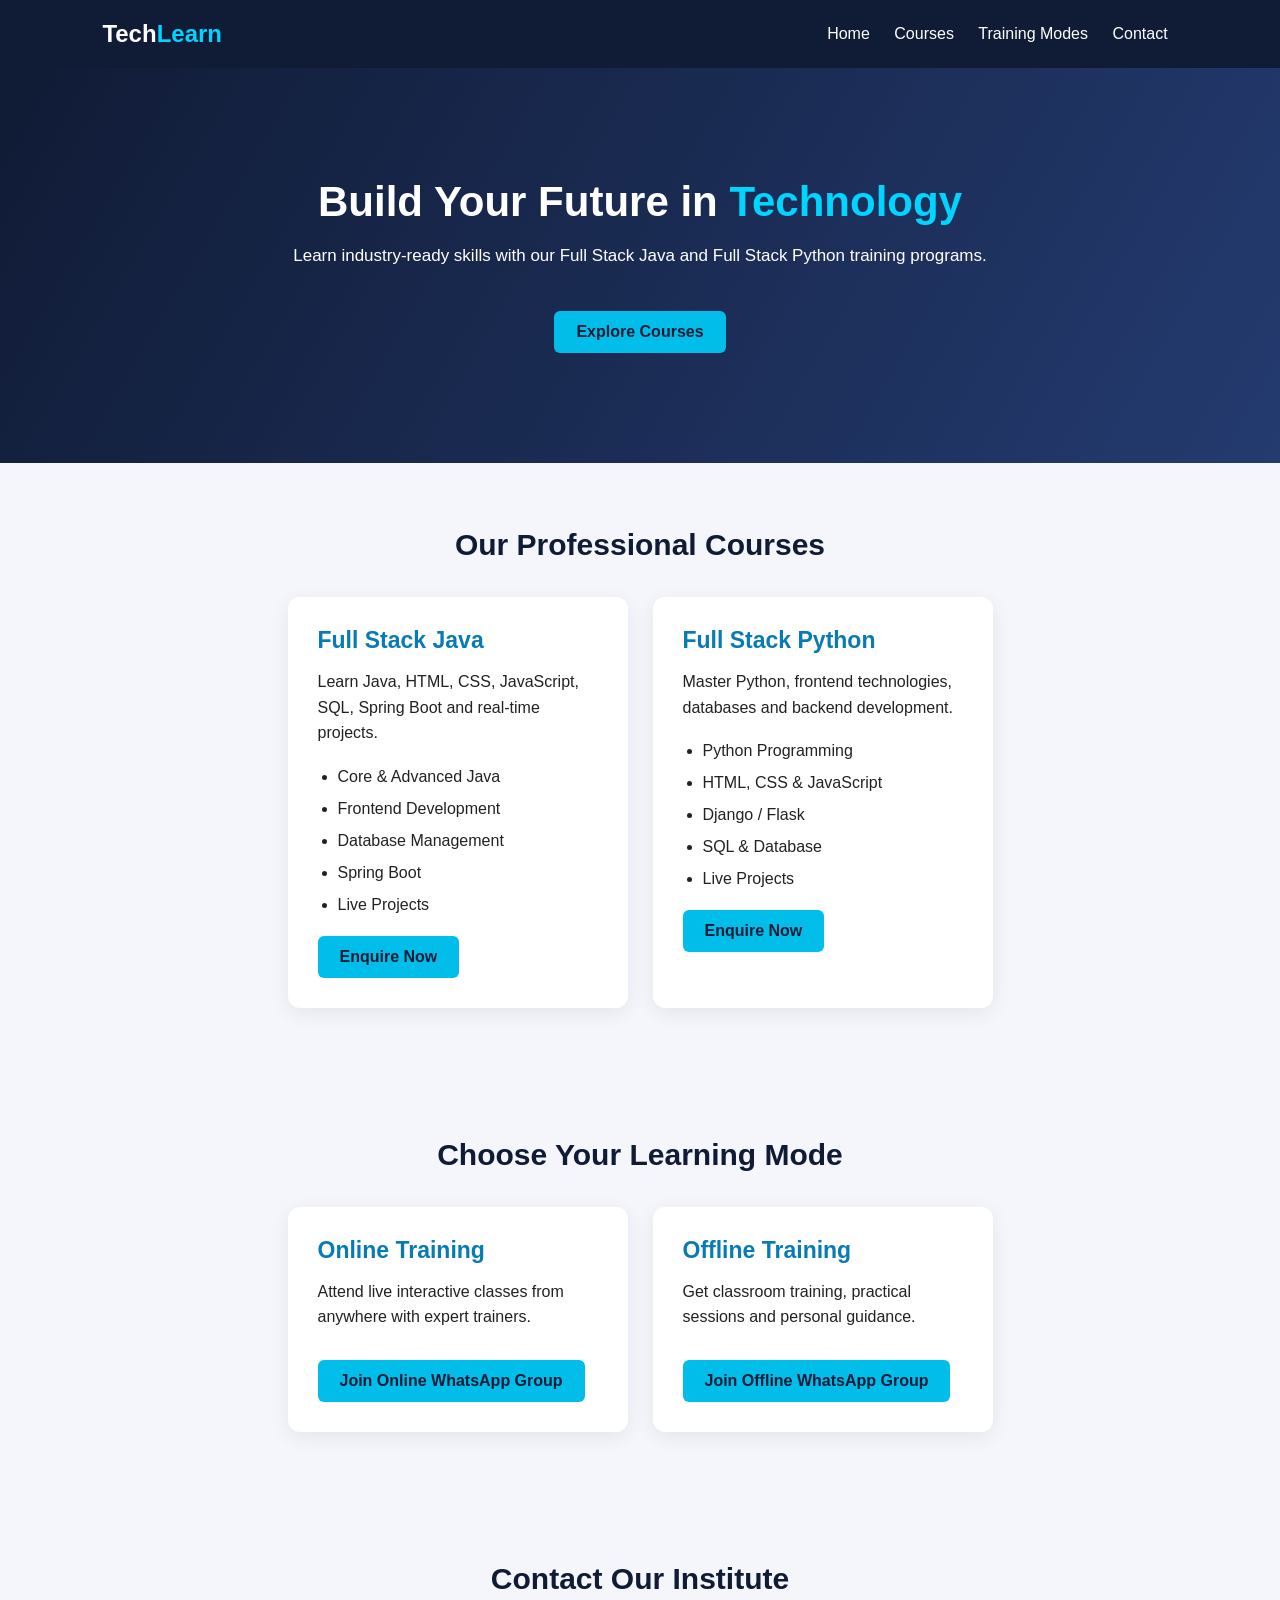
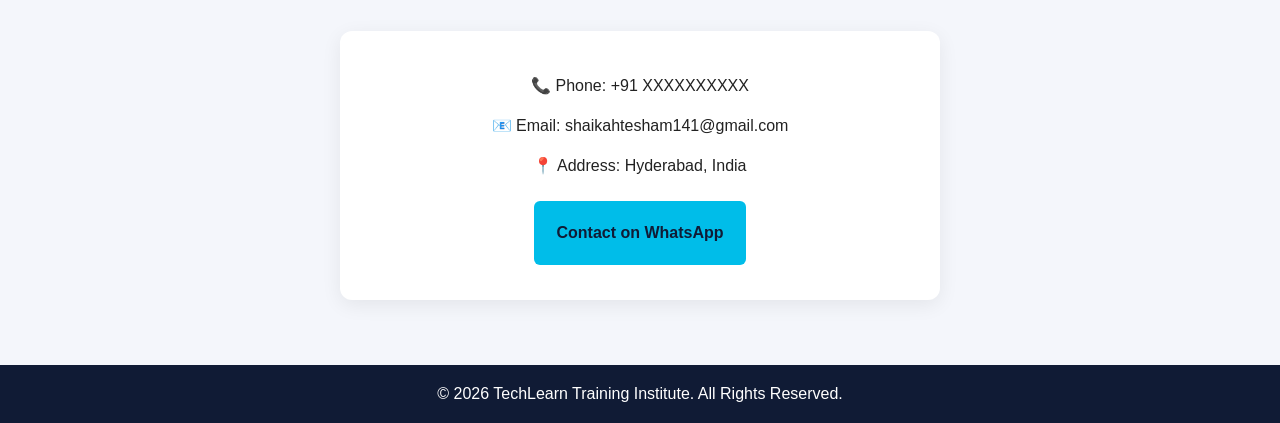
<file: index.html>
<!DOCTYPE html>
<html lang="en">
<head>
  <meta charset="UTF-8">
  <meta name="viewport" content="width=device-width, initial-scale=1.0">
  <title>TechLearn | Training Institute</title>
  <link rel="stylesheet" href="style.css">
</head>
<body>

<header>
  <h2>Tech<span>Learn</span></h2>
  <nav>
    <a href="#home">Home</a>
    <a href="#courses">Courses</a>
    <a href="#modes">Training Modes</a>
    <a href="#contact">Contact</a>
  </nav>
</header>

<section class="hero" id="home">
  <h1>Build Your Future in <span>Technology</span></h1>
  <p>Learn industry-ready skills with our Full Stack Java
     and Full Stack Python training programs.</p>
  <a href="#courses" class="btn">Explore Courses</a>
</section>

<section id="courses">
  <h2>Our Professional Courses</h2>
  <div class="container">

    <div class="card">
      <h3>Full Stack Java</h3>
      <p>Learn Java, HTML, CSS, JavaScript, SQL,
         Spring Boot and real-time projects.</p>
      <ul>
        <li>Core & Advanced Java</li>
        <li>Frontend Development</li>
        <li>Database Management</li>
        <li>Spring Boot</li>
        <li>Live Projects</li>
      </ul>
      <a href="#contact" class="btn">Enquire Now</a>
    </div>

    <div class="card">
      <h3>Full Stack Python</h3>
      <p>Master Python, frontend technologies,
         databases and backend development.</p>
      <ul>
        <li>Python Programming</li>
        <li>HTML, CSS & JavaScript</li>
        <li>Django / Flask</li>
        <li>SQL & Database</li>
        <li>Live Projects</li>
      </ul>
      <a href="#contact" class="btn">Enquire Now</a>
    </div>

  </div>
</section>

<section id="modes">
  <h2>Choose Your Learning Mode</h2>
  <div class="container">

    <div class="card">
      <h3>Online Training</h3>
      <p>Attend live interactive classes from
         anywhere with expert trainers.</p>
      <a href="WHATSAPP_ONLINE_LINK" class="btn">
        Join Online WhatsApp Group
      </a>
    </div>

    <div class="card">
      <h3>Offline Training</h3>
      <p>Get classroom training, practical sessions
         and personal guidance.</p>
      <a href="WHATSAPP_OFFLINE_LINK" class="btn">
        Join Offline WhatsApp Group
      </a>
    </div>

  </div>
</section>

<section id="contact">
  <h2>Contact Our Institute</h2>
  <div class="contact">
    <p>📞 Phone: +91 XXXXXXXXXX</p>
    <p>📧 Email: shaikahtesham141@gmail.com</p>
    <p>📍 Address: Hyderabad, India</p>
    <a href="https://wa.me/91XXXXXXXXXX" class="btn">
      Contact on WhatsApp
    </a>
  </div>
</section>

<footer>
  <p>© 2026 TechLearn Training Institute.
     All Rights Reserved.</p>
</footer>

<script src="script.js"></script>
</body>
</html>
</file>
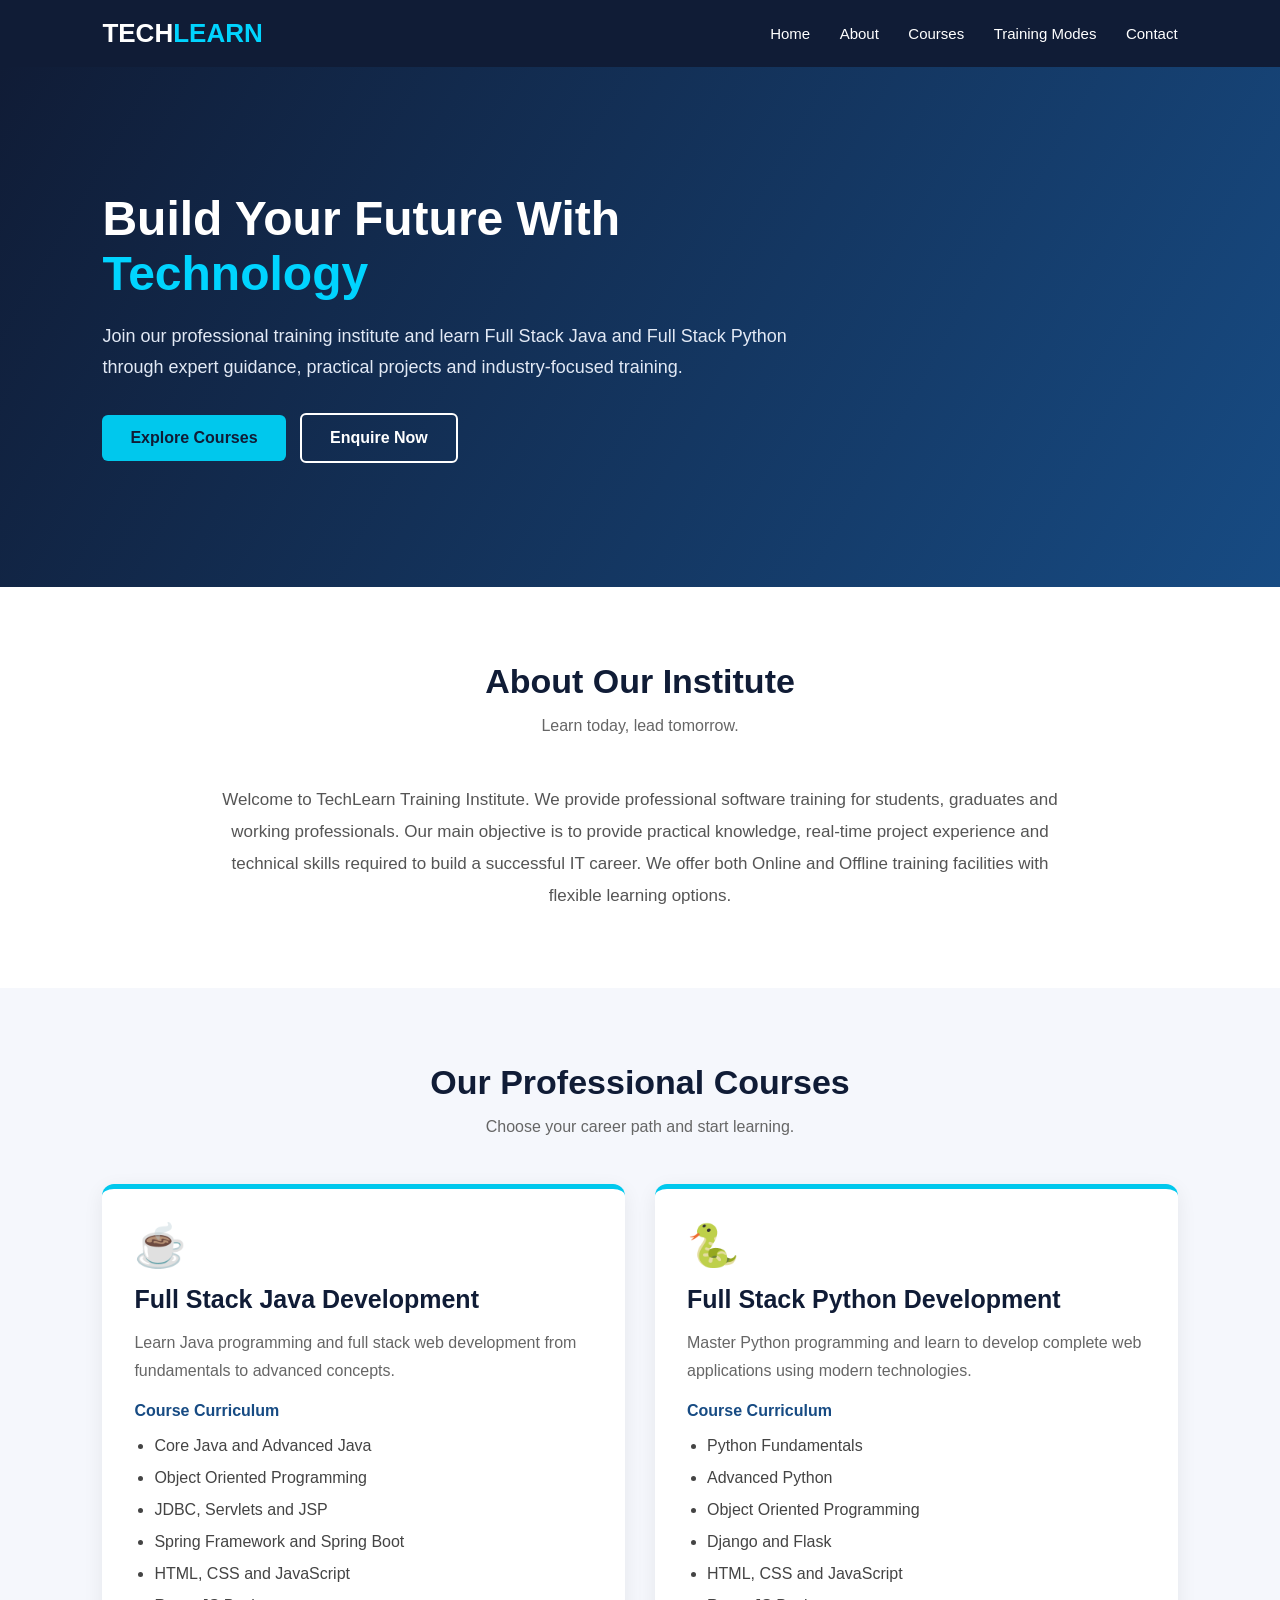
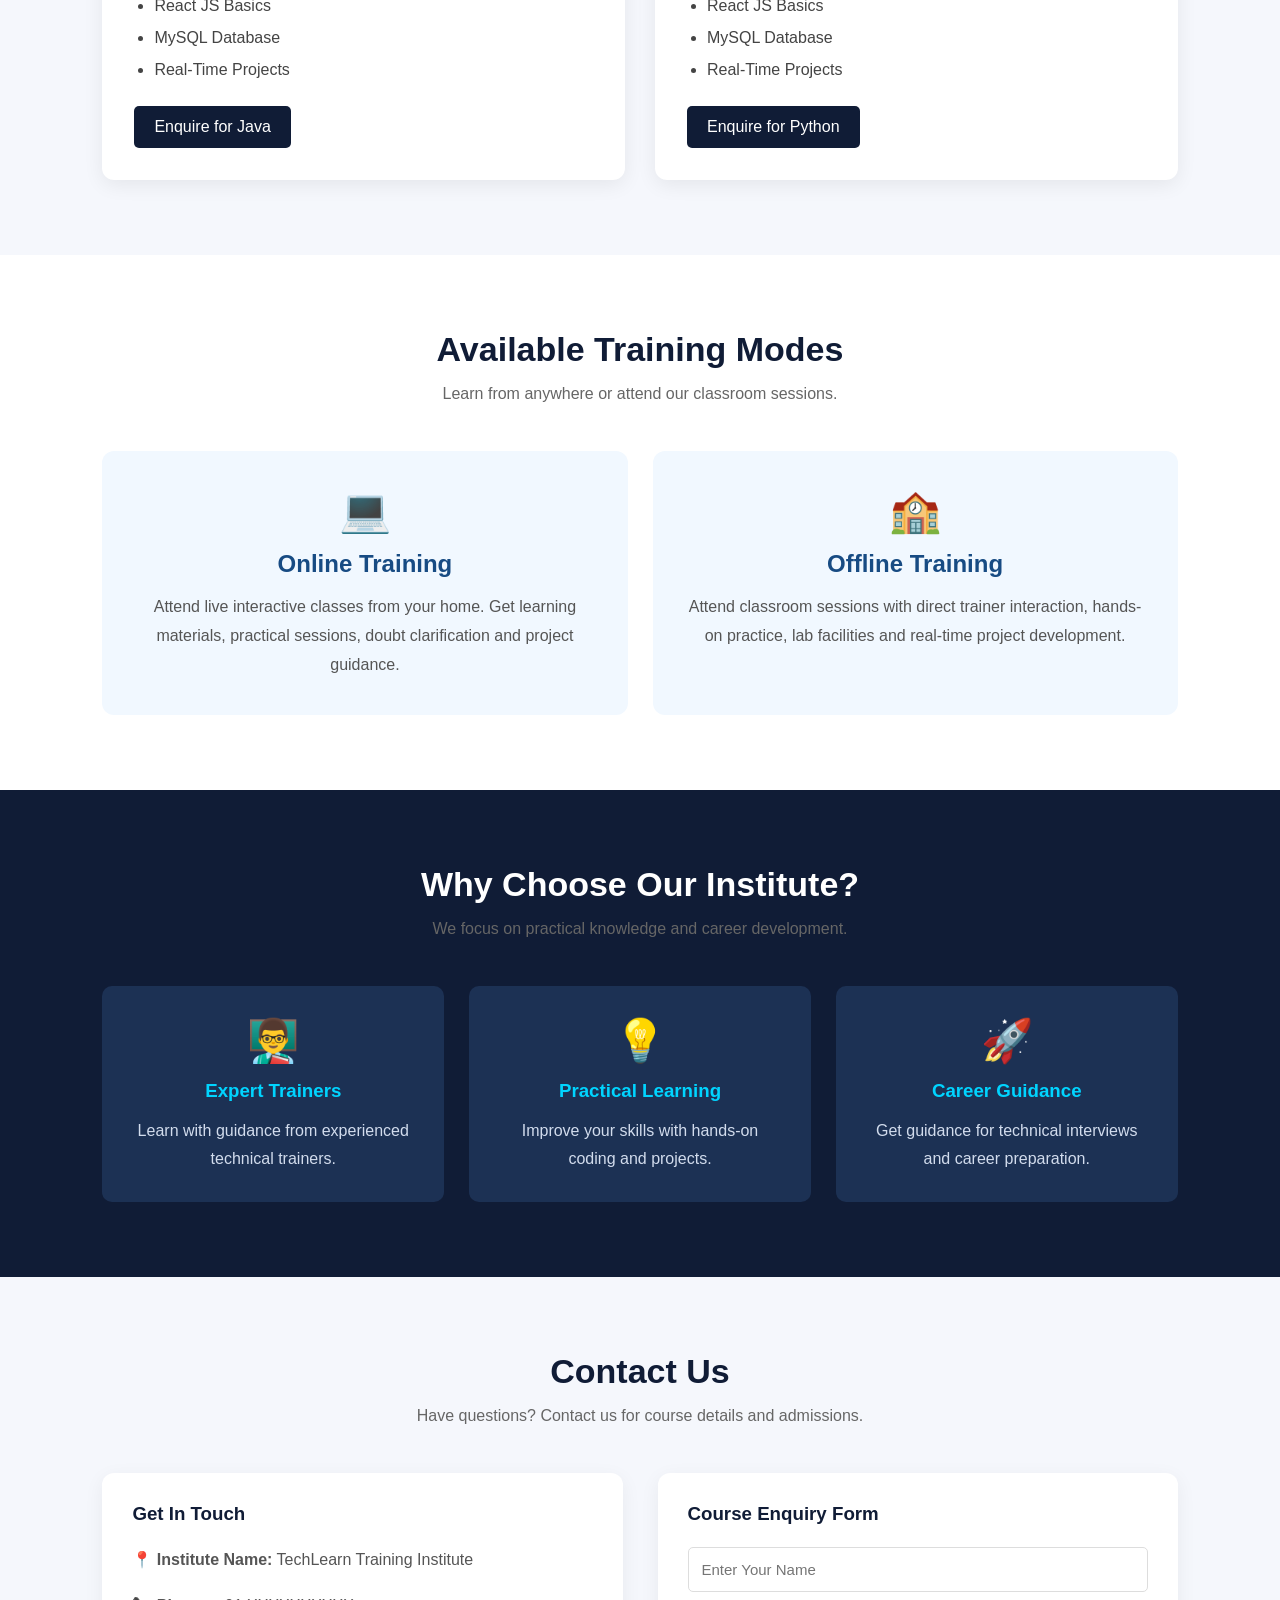
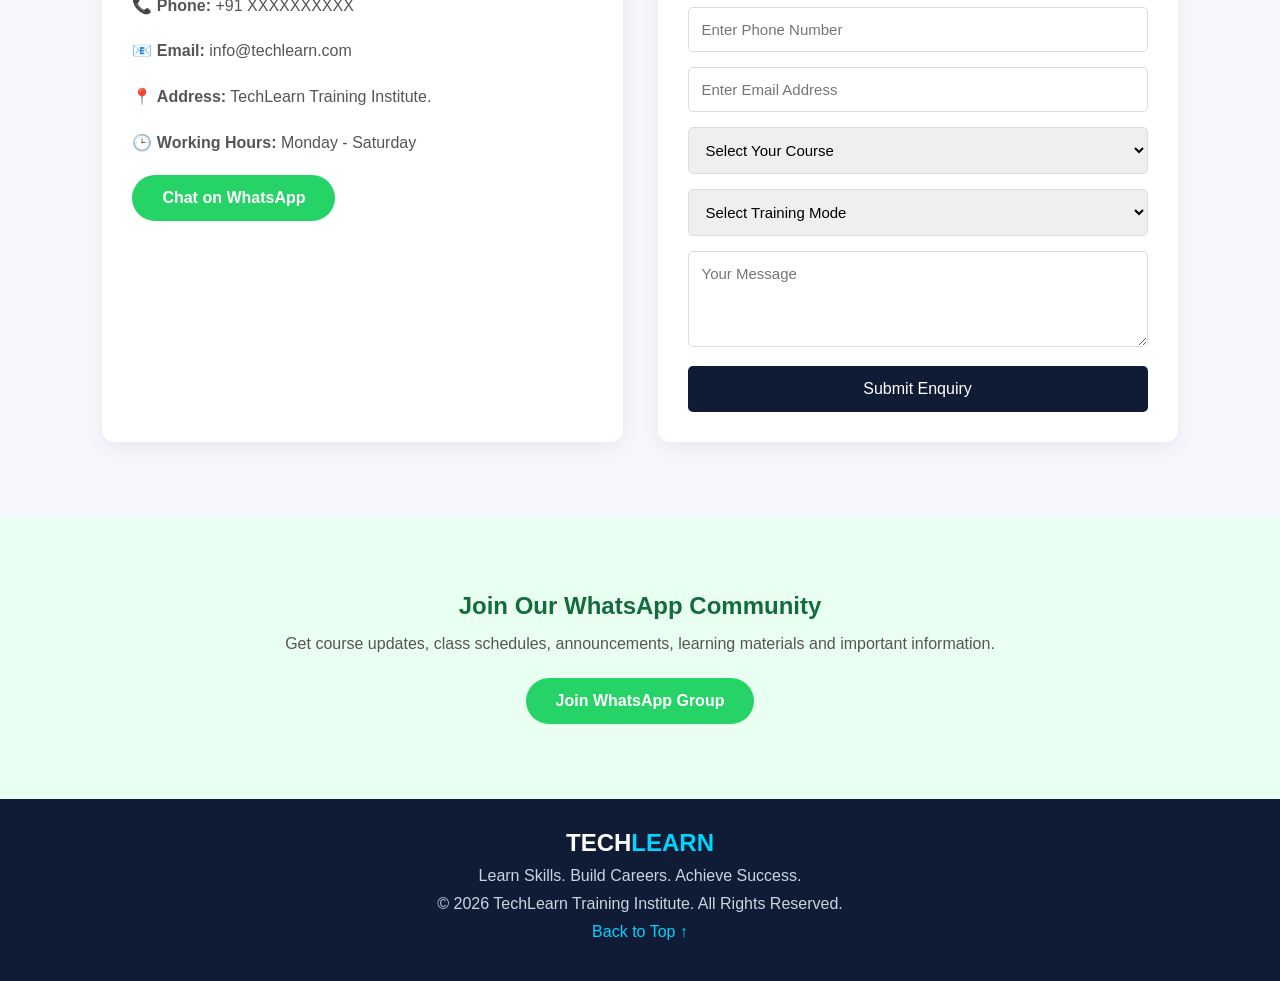
<file: index2.html>
<!DOCTYPE html>
<html lang="en">
<head>
<meta charset="UTF-8">
<meta name="viewport" content="width=device-width, initial-scale=1.0">
<title>TechLearn - Professional Training Institute</title>

<style>
* {
    margin: 0;
    padding: 0;
    box-sizing: border-box;
    font-family: Arial, sans-serif;
    scroll-behavior: smooth;
}

body {
    background: #f5f7fc;
    color: #222;
}

/* NAVBAR */
header {
    background: #101c36;
    padding: 18px 8%;
    display: flex;
    justify-content: space-between;
    align-items: center;
    position: sticky;
    top: 0;
    z-index: 100;
}

.logo {
    color: white;
    font-size: 26px;
    font-weight: bold;
}

.logo span {
    color: #00d4ff;
}

nav a {
    color: white;
    text-decoration: none;
    margin-left: 25px;
    font-size: 15px;
}

nav a:hover {
    color: #00d4ff;
}

/* HERO */
.hero {
    min-height: 520px;
    padding: 100px 8%;
    background: linear-gradient(120deg, #101c36, #174b83);
    color: white;
    display: flex;
    align-items: center;
}

.hero-content {
    max-width: 750px;
}

.hero h1 {
    font-size: 48px;
    margin-bottom: 20px;
}

.hero h1 span {
    color: #00d4ff;
}

.hero p {
    font-size: 18px;
    line-height: 1.7;
    margin-bottom: 30px;
    color: #e2e9f5;
}

.btn {
    display: inline-block;
    background: #00c8ed;
    color: #101c36;
    padding: 14px 28px;
    text-decoration: none;
    border-radius: 6px;
    font-weight: bold;
    margin-right: 10px;
    transition: 0.3s;
}

.btn:hover {
    background: white;
    transform: translateY(-3px);
}

.btn-outline {
    border: 2px solid white;
    color: white;
    background: transparent;
}

/* COMMON SECTION */
section {
    padding: 75px 8%;
}

.section-title {
    text-align: center;
    margin-bottom: 45px;
}

.section-title h2 {
    font-size: 34px;
    color: #101c36;
    margin-bottom: 12px;
}

.section-title p {
    color: #666;
    line-height: 1.6;
}

/* ABOUT */
.about {
    background: white;
    text-align: center;
}

.about-content {
    max-width: 850px;
    margin: auto;
    line-height: 1.9;
    color: #555;
    font-size: 17px;
}

/* COURSES */
.courses {
    background: #f5f7fc;
}

.course-container {
    display: grid;
    grid-template-columns: repeat(2, 1fr);
    gap: 30px;
}

.course-card {
    background: white;
    padding: 32px;
    border-radius: 12px;
    box-shadow: 0 5px 20px rgba(0,0,0,0.07);
    transition: 0.3s;
    border-top: 5px solid #00c8ed;
}

.course-card:hover {
    transform: translateY(-8px);
}

.course-icon {
    font-size: 42px;
    margin-bottom: 15px;
}

.course-card h3 {
    font-size: 25px;
    color: #101c36;
    margin-bottom: 15px;
}

.course-card p {
    color: #666;
    line-height: 1.7;
    margin-bottom: 18px;
}

.course-card ul {
    padding-left: 20px;
    line-height: 2;
    color: #444;
    margin-bottom: 20px;
}

.course-card h4 {
    color: #174b83;
    margin-bottom: 10px;
}

.course-btn {
    display: inline-block;
    background: #101c36;
    color: white;
    padding: 12px 20px;
    border-radius: 5px;
    text-decoration: none;
}

/* MODES */
.modes {
    background: white;
}

.mode-container {
    display: grid;
    grid-template-columns: repeat(2, 1fr);
    gap: 25px;
}

.mode-card {
    padding: 35px;
    text-align: center;
    background: #f1f8ff;
    border-radius: 12px;
}

.mode-card h3 {
    font-size: 24px;
    color: #174b83;
    margin: 15px 0;
}

.mode-card p {
    line-height: 1.8;
    color: #555;
}

/* WHY CHOOSE US */
.why-us {
    background: #101c36;
    color: white;
}

.why-us .section-title h2 {
    color: white;
}

.features {
    display: grid;
    grid-template-columns: repeat(3, 1fr);
    gap: 25px;
}

.feature {
    background: #1c3154;
    padding: 30px;
    text-align: center;
    border-radius: 10px;
}

.feature h3 {
    color: #00d4ff;
    margin: 15px 0;
}

.feature p {
    color: #d2dced;
    line-height: 1.7;
}

/* CONTACT */
.contact {
    background: #f5f7fc;
}

.contact-container {
    display: grid;
    grid-template-columns: 1fr 1fr;
    gap: 35px;
}

.contact-info, .enquiry {
    background: white;
    padding: 30px;
    border-radius: 12px;
    box-shadow: 0 5px 20px rgba(0,0,0,0.06);
}

.contact-info h3, .enquiry h3 {
    color: #101c36;
    margin-bottom: 22px;
}

.contact-info p {
    margin-bottom: 20px;
    color: #555;
    line-height: 1.6;
}

.enquiry input, .enquiry select, .enquiry textarea {
    width: 100%;
    padding: 13px;
    margin-bottom: 15px;
    border: 1px solid #ddd;
    border-radius: 5px;
    font-size: 15px;
}

.enquiry button {
    width: 100%;
    padding: 14px;
    border: none;
    background: #101c36;
    color: white;
    font-size: 16px;
    border-radius: 5px;
    cursor: pointer;
}

.enquiry button:hover {
    background: #174b83;
}

/* WHATSAPP */
.whatsapp {
    background: #e9fff2;
    text-align: center;
}

.whatsapp h2 {
    color: #146c3b;
    margin-bottom: 15px;
}

.whatsapp p {
    margin-bottom: 25px;
    color: #555;
}

.whatsapp-btn {
    display: inline-block;
    background: #25d366;
    color: white;
    padding: 14px 30px;
    border-radius: 30px;
    text-decoration: none;
    font-weight: bold;
}

/* FOOTER */
footer {
    background: #101c36;
    color: white;
    padding: 30px 8%;
    text-align: center;
}

footer p {
    margin: 10px 0;
    color: #cbd5e1;
}

footer a {
    color: #00d4ff;
    text-decoration: none;
}

/* RESPONSIVE */
@media(max-width: 768px) {
    header {
        flex-direction: column;
        gap: 18px;
    }

    nav {
        display: flex;
        justify-content: center;
        flex-wrap: wrap;
        gap: 15px;
    }

    nav a {
        margin: 0;
        font-size: 13px;
    }

    .hero {
        padding: 75px 7%;
    }

    .hero h1 {
        font-size: 35px;
    }

    .course-container,
    .mode-container,
    .features,
    .contact-container {
        grid-template-columns: 1fr;
    }

    section {
        padding: 55px 6%;
    }

    .section-title h2 {
        font-size: 28px;
    }
}
</style>
</head>

<body>

<!-- NAVIGATION -->
<header>
    <div class="logo">TECH<span>LEARN</span></div>

    <nav>
        <a href="#home">Home</a>
        <a href="#about">About</a>
        <a href="#courses">Courses</a>
        <a href="#modes">Training Modes</a>
        <a href="#contact">Contact</a>
    </nav>
</header>

<!-- HOME -->
<section class="hero" id="home">
    <div class="hero-content">
        <h1>Build Your Future With <span>Technology</span></h1>

        <p>
            Join our professional training institute and learn
            Full Stack Java and Full Stack Python through
            expert guidance, practical projects and industry-focused training.
        </p>

        <a href="#courses" class="btn">Explore Courses</a>
        <a href="#contact" class="btn btn-outline">Enquire Now</a>
    </div>
</section>

<!-- ABOUT -->
<section class="about" id="about">
    <div class="section-title">
        <h2>About Our Institute</h2>
        <p>Learn today, lead tomorrow.</p>
    </div>

    <div class="about-content">
        <p>
            Welcome to TechLearn Training Institute. We provide
            professional software training for students, graduates
            and working professionals.

            Our main objective is to provide practical knowledge,
            real-time project experience and technical skills
            required to build a successful IT career.

            We offer both Online and Offline training facilities
            with flexible learning options.
        </p>
    </div>
</section>

<!-- COURSES -->
<section class="courses" id="courses">
    <div class="section-title">
        <h2>Our Professional Courses</h2>
        <p>Choose your career path and start learning.</p>
    </div>

    <div class="course-container">

        <!-- JAVA -->
        <div class="course-card">
            <div class="course-icon">☕</div>

            <h3>Full Stack Java Development</h3>

            <p>
                Learn Java programming and full stack web development
                from fundamentals to advanced concepts.
            </p>

            <h4>Course Curriculum</h4>

            <ul>
                <li>Core Java and Advanced Java</li>
                <li>Object Oriented Programming</li>
                <li>JDBC, Servlets and JSP</li>
                <li>Spring Framework and Spring Boot</li>
                <li>HTML, CSS and JavaScript</li>
                <li>React JS Basics</li>
                <li>MySQL Database</li>
                <li>Real-Time Projects</li>
            </ul>

            <a href="#contact" class="course-btn">
                Enquire for Java
            </a>
        </div>

        <!-- PYTHON -->
        <div class="course-card">
            <div class="course-icon">🐍</div>

            <h3>Full Stack Python Development</h3>

            <p>
                Master Python programming and learn to develop
                complete web applications using modern technologies.
            </p>

            <h4>Course Curriculum</h4>

            <ul>
                <li>Python Fundamentals</li>
                <li>Advanced Python</li>
                <li>Object Oriented Programming</li>
                <li>Django and Flask</li>
                <li>HTML, CSS and JavaScript</li>
                <li>React JS Basics</li>
                <li>MySQL Database</li>
                <li>Real-Time Projects</li>
            </ul>

            <a href="#contact" class="course-btn">
                Enquire for Python
            </a>
        </div>

    </div>
</section>

<!-- TRAINING MODES -->
<section class="modes" id="modes">
    <div class="section-title">
        <h2>Available Training Modes</h2>
        <p>Learn from anywhere or attend our classroom sessions.</p>
    </div>

    <div class="mode-container">

        <div class="mode-card">
            <div class="course-icon">💻</div>
            <h3>Online Training</h3>

            <p>
                Attend live interactive classes from your home.
                Get learning materials, practical sessions,
                doubt clarification and project guidance.
            </p>
        </div>

        <div class="mode-card">
            <div class="course-icon">🏫</div>
            <h3>Offline Training</h3>

            <p>
                Attend classroom sessions with direct trainer
                interaction, hands-on practice, lab facilities
                and real-time project development.
            </p>
        </div>

    </div>
</section>

<!-- WHY CHOOSE US -->
<section class="why-us">
    <div class="section-title">
        <h2>Why Choose Our Institute?</h2>
        <p>We focus on practical knowledge and career development.</p>
    </div>

    <div class="features">

        <div class="feature">
            <div class="course-icon">👨‍🏫</div>
            <h3>Expert Trainers</h3>
            <p>Learn with guidance from experienced technical trainers.</p>
        </div>

        <div class="feature">
            <div class="course-icon">💡</div>
            <h3>Practical Learning</h3>
            <p>Improve your skills with hands-on coding and projects.</p>
        </div>

        <div class="feature">
            <div class="course-icon">🚀</div>
            <h3>Career Guidance</h3>
            <p>Get guidance for technical interviews and career preparation.</p>
        </div>

    </div>
</section>

<!-- CONTACT -->
<section class="contact" id="contact">
    <div class="section-title">
        <h2>Contact Us</h2>
        <p>Have questions? Contact us for course details and admissions.</p>
    </div>

    <div class="contact-container">

        <div class="contact-info">
            <h3>Get In Touch</h3>

            <p>📍 <b>Institute Name:</b> TechLearn Training Institute</p>

            <p>📞 <b>Phone:</b> +91 XXXXXXXXXX</p>

            <p>📧 <b>Email:</b> info@techlearn.com</p>

            <p>📍 <b>Address:</b> TechLearn Training Institute.</p>

            <p>🕒 <b>Working Hours:</b> Monday - Saturday</p>

            <a href="https://wa.me/91XXXXXXXXXX"
               class="whatsapp-btn">
               Chat on WhatsApp
            </a>
        </div>

        <!-- ENQUIRY FORM -->
        <div class="enquiry">
            <h3>Course Enquiry Form</h3>

            <form action="mailto:info@techlearn.com"
                  method="post" enctype="text/plain">

                <input type="text"
                       name="Student Name"
                       placeholder="Enter Your Name"
                       required>

                <input type="tel"
                       name="Phone Number"
                       placeholder="Enter Phone Number"
                       required>

                <input type="email"
                       name="Email"
                       placeholder="Enter Email Address">

                <select name="Course" required>
                    <option value="">Select Your Course</option>
                    <option>Full Stack Java</option>
                    <option>Full Stack Python</option>
                </select>

                <select name="Training Mode" required>
                    <option value="">Select Training Mode</option>
                    <option>Online</option>
                    <option>Offline</option>
                </select>

                <textarea name="Message"
                          rows="4"
                          placeholder="Your Message"></textarea>

                <button type="submit">Submit Enquiry</button>

            </form>
        </div>

    </div>
</section>

<!-- WHATSAPP GROUP -->
<section class="whatsapp">
    <h2>Join Our WhatsApp Community</h2>

    <p>
        Get course updates, class schedules, announcements,
        learning materials and important information.
    </p>

    <a href="https://chat.whatsapp.com/YOUR_GROUP_INVITE_LINK"
       class="whatsapp-btn"
       target="_blank">
       Join WhatsApp Group
    </a>
</section>

<!-- FOOTER -->
<footer>
    <h2>TECH<span style="color:#00d4ff;">LEARN</span></h2>

    <p>Learn Skills. Build Careers. Achieve Success.</p>

    <p>
        © 2026 TechLearn Training Institute.
        All Rights Reserved.
    </p>

    <p>
        <a href="#home">Back to Top ↑</a>
    </p>
</footer>

</body>
</html>
</file>
<file: style.css>
* {
  margin: 0;
  padding: 0;
  box-sizing: border-box;
  font-family: 'Segoe UI', sans-serif;
  scroll-behavior: smooth;
}

body {
  background: #f4f6fb;
  color: #222;
}

header {
  background: #101b35;
  color: white;
  padding: 20px 8%;
  display: flex;
  justify-content: space-between;
  align-items: center;
  flex-wrap: wrap;
}

header h2 span, .hero span {
  color: #00d4ff;
}

nav a {
  color: white;
  text-decoration: none;
  margin: 10px;
  font-weight: 500;
}

nav a:hover {
  color: #00d4ff;
}

.hero {
  background: linear-gradient(120deg,#101b35,#243b70);
  color: white;
  text-align: center;
  padding: 110px 20px;
}

.hero h1 {
  font-size: 42px;
  margin-bottom: 20px;
}

.hero p {
  font-size: 17px;
  margin-bottom: 30px;
}

.btn {
  display: inline-block;
  background: #00bde9;
  color: #101b35;
  padding: 12px 22px;
  border-radius: 6px;
  text-decoration: none;
  font-weight: bold;
  margin-top: 15px;
}

.btn:hover {
  background: #008ebc;
  color: white;
}

section {
  padding: 65px 8%;
  text-align: center;
}

section h2 {
  font-size: 30px;
  margin-bottom: 35px;
  color: #101b35;
}

.container {
  display: flex;
  justify-content: center;
  flex-wrap: wrap;
  gap: 25px;
}

.card {
  background: white;
  padding: 30px;
  width: 340px;
  border-radius: 12px;
  box-shadow: 0 5px 20px #00000012;
  text-align: left;
  transition: 0.3s;
}

.card:hover {
  transform: translateY(-8px);
  box-shadow: 0 10px 25px #00000020;
}

.card h3 {
  color: #087bb5;
  margin-bottom: 15px;
  font-size: 23px;
}

.card p {
  line-height: 1.6;
  margin-bottom: 15px;
}

.card ul {
  padding-left: 20px;
  line-height: 2;
}

.contact {
  background: white;
  padding: 35px;
  max-width: 600px;
  margin: auto;
  border-radius: 12px;
  line-height: 2.5;
  box-shadow: 0 5px 20px #00000012;
}

footer {
  background: #101b35;
  color: white;
  text-align: center;
  padding: 20px;
}

@media(max-width: 700px) {
  header {
    justify-content: center;
    gap: 15px;
  }

  nav {
    text-align: center;
  }

  nav a {
    display: inline-block;
    margin: 7px;
  }

  .hero {
    padding: 75px 15px;
  }

  .hero h1 {
    font-size: 30px;
  }

  .card {
    width: 100%;
  }
}
</file>
